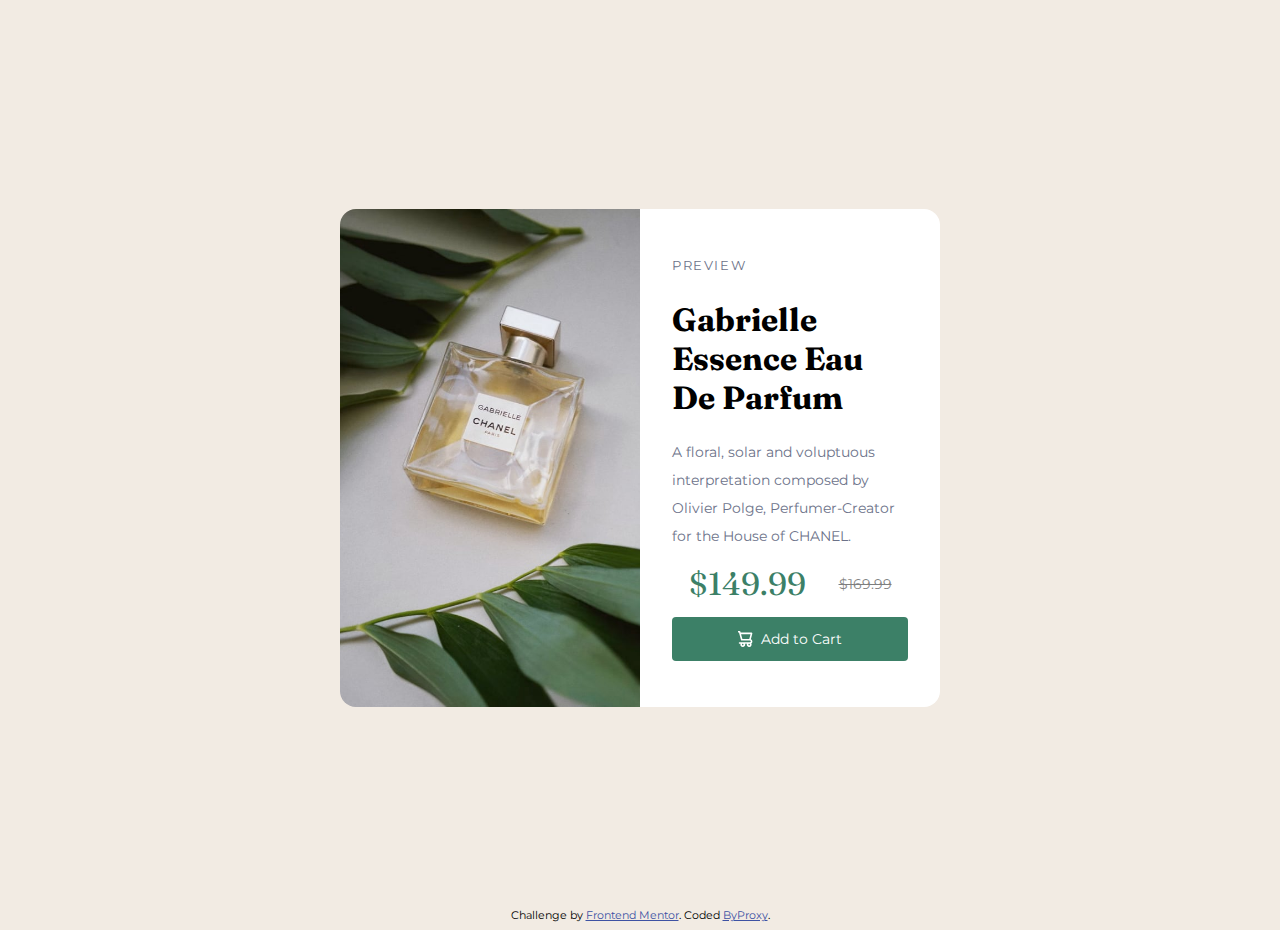
<file: index.html>
<!DOCTYPE html>
<html lang="en">
  <head>
    <meta charset="UTF-8" />
    <meta name="viewport" content="width=device-width, initial-scale=1.0" />
    <!-- displays site properly based on user's device -->
    <link rel="stylesheet" type="text/css" href="style.css" />
    <link
      rel="icon"
      type="image/png"
      sizes="32x32"
      href="./images/favicon-32x32.png"
    />
    <link rel="preconnect" href="https://fonts.googleapis.com" />
    <link rel="preconnect" href="https://fonts.gstatic.com" crossorigin />
    <link
      href="https://fonts.googleapis.com/css2?family=Fraunces:opsz,wght@9..144,700&family=Montserrat:wght@500;700&display=swap"
      rel="stylesheet"
    />
    <title>Frontend Mentor | Product preview card component</title>
  </head>

  <body>
    <div class="container">
      <div class="card">
        <div class="card-image"></div>
        <div class="card-body">
          <p>Preview</p>

          <h1>Gabrielle Essence Eau De Parfum</h1>
          <p>
            A floral, solar and voluptuous interpretation composed by Olivier
            Polge, Perfumer-Creator for the House of CHANEL.
          </p>
          <div class="price-container">
            <div class="price h1">$149.99</div>
            <div class="before-price">$169.99</div>
          </div>

          <p><a class="btn">Add to Cart</a></p>
        </div>
      </div>
    </div>
    <div class="attribution">
      Challenge by
      <a href="https://www.frontendmentor.io?ref=challenge" target="_blank"
        >Frontend Mentor</a
      >. Coded <a href="#">ByProxy</a>.
    </div>
  </body>
</html>
</file>
<file: style.css>
.attribution {
  font-size: 11px;
  text-align: center;
}

.attribution a {
  color: hsl(228, 45%, 44%);
}

:root {
  --cream: hsl(30, 38%, 92%);
  --dark-cyan: hsl(158, 36%, 37%);
  --very-dark-blue: hsl(212, 21%, 14%);
  --dark-grayish-blue: hsl(228, 12%, 48%);
}

.container {
  width: 100%;
  height: 100vh;
  margin: auto;
  display: flex;
  justify-content: center;
  align-items: center;
}

.card {
  display: flex;
  flex-direction: column;
  flex-wrap: nowrap;
  min-height: 450px;
  max-width: 600px;
}

.card p:first-of-type {
  text-transform: uppercase;
  letter-spacing: 0.1rem;

  font-size: 90%;
}

.card p {
  line-height: 2;
  color: var(--dark-grayish-blue);
}

.card-image {
  border-radius: 1rem 1rem 0 0;
  display: inline-flex;
  min-height: 240px;
  overflow: hidden;
  background: url(images/image-product-desktop.jpg);
  background-position: 50% 30%;
  background-repeat: no-repeat;
  background-size: cover;
  padding: 2rem;
  max-width: 100%;
}

.card-body {
  max-width: 100%;
  background-color: white;
  padding: 2rem;
  border-radius: 0 0 1rem 1rem;
}
@media screen and (min-width: 768px) {
  .card {
    display: flex;
    flex-wrap: nowrap;
    flex-direction: row;
  }

  .card-image {
    background-position: 60% 20%;
    background-size: cover;
    width: 50%;
    border-radius: 1rem 0 0 1rem;
  }

  .card-body {
    width: 50%;
    border-radius: 0 1rem 1rem 0;
  }
}
body {
  background-color: var(--cream);
  font-family: "Montserrat", sans-serif;
  font-size: 14px;
}

h1,
.h1 {
  font-family: "Fraunces", serif;
  font-size: 2rem;
}

.h1 {
  color: var(--dark-cyan);
}

.price-container {
  width: 100%;
  display: flex;
  justify-content: space-around;
  align-items: center;
}

.card-body .btn {
  display: block;
  background-color: var(--dark-cyan);
  padding: 0.5rem;
  color: white;
  border-radius: 0.25rem;
  text-align: center;
}

.card-body .btn:before {
  content: url("images/icon-cart.svg");
  margin-right: 0.5rem;
  position: relative;
  top: 3px;
}

.price-container div:last-child {
  text-decoration: line-through;
  opacity: 50%;
}
</file>
